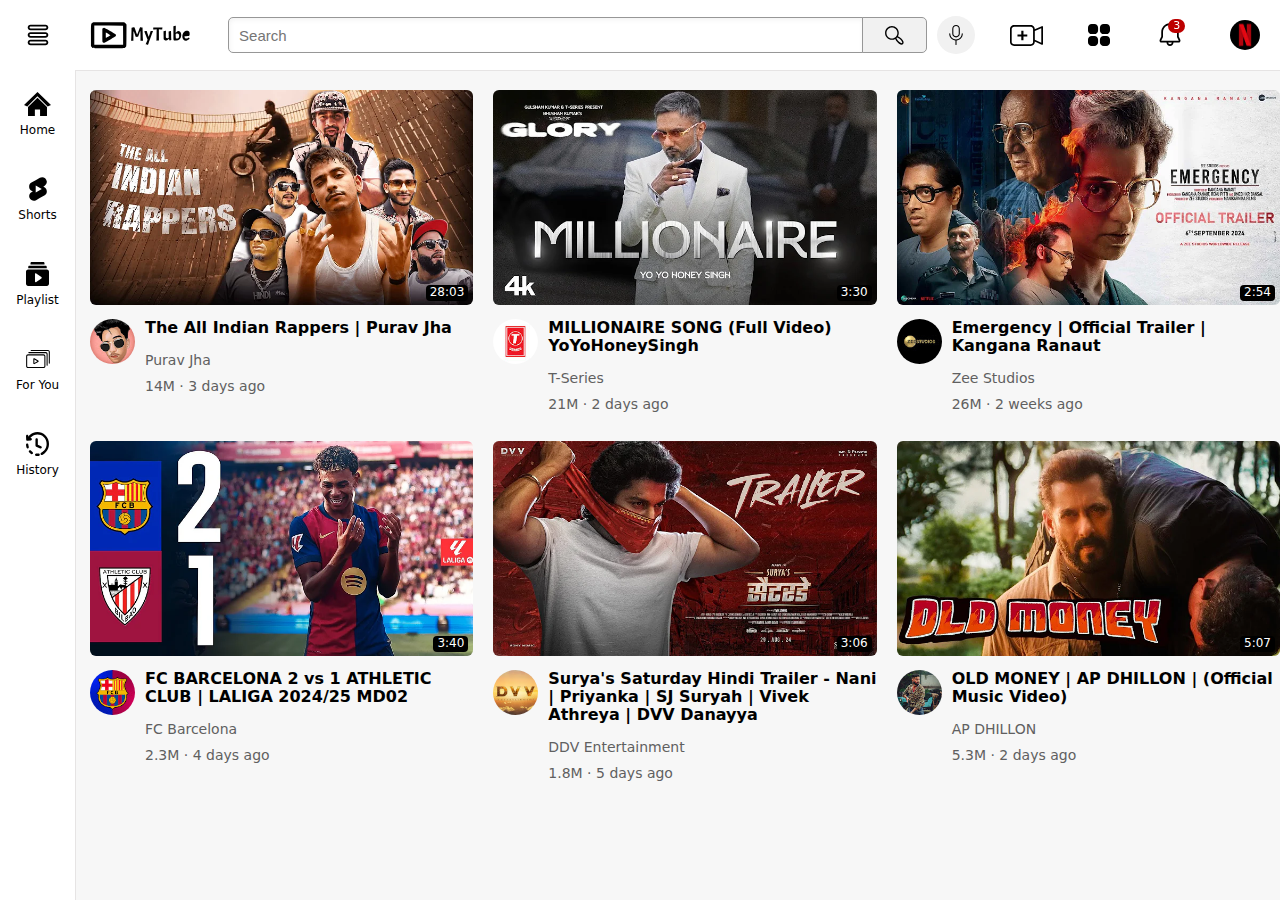
<file: index.html>
<!DOCTYPE html>
<html>
<head>
  <title>MyTube.com</title>
  <link rel="preconnect" href="https://fonts.googleapis.com">
  <link rel="preconnect" href="https://fonts.gstatic.com" 
  crossorigin>
  <link href="https://fonts.googleapis.com/css2?family=Oxygen:wght@300;400;700&display=swap"
  rel="stylesheet">

  <link rel="stylesheet" href="styles/general.css">
  <link rel="stylesheet" href="styles/header.css">
  <link rel="stylesheet" href="styles/video.css">
  <link rel="stylesheet" href="styles/sidebar.css">
</head>

<body>
  <div class="header">
    <div class="left-section">
      <img class="menu"  src="icons/menu.svg">
      <img class="logo" src="icons/logo.svg">
    </div>
    <div class="middle-section">
      <input 
      class="search-bar" 
      type="type" 
      placeholder="Search"
      >
      <button class="search">
        <img  class="search-icon" src="icons/search.svg">
        <div class="tooltips">Search</div>
      </button>
      <button class="mic">
        <img  class="mic-icon" src="icons/microphone-line-icon.svg">
        <div class="tooltips">Voice Search</div>
      </button>
    </div>
    <div class="right-section">
      <div class="upload-icon-container">
        <img class="upload-icon" src="icons/add-video-icon.svg">
        <div class="tooltips">Create</div>

      </div>
      <div class="apps-drawer">
      <img class="youtube-apps-icon" src="icons/apps (1).svg">
      <div class="tooltips">Apps</div>
    </div>
      <div class="notification-icon-container">
        <div class="notifications">
          <img class="notification-icon" src="icons/notification.svg">
          <div class="tooltips">Notifications</div>
        </div>
        
        <div class="notification-count">3</div>
      </div>
      <div class="channel">
        <img class="user-picture" src="profiles/myprofile.jpg">
        <div class="tooltips">Profile</div>
      </div>
      
    </div>
  </div>
  </div>

  <div class="side-bar">
  <div class="sidebar-link">
    <img src="icons/home-icon.svg">
    <div>Home</div>
  </div>
  <div class="sidebar-link">
    <img src="icons/youtube-shorts-logo-15251.svg">
    <div>Shorts</div>
  </div>
  <div class="sidebar-link">
    <img src="icons/video-playlist-icon.svg">
    <div>Playlist</div>
  </div>
  <div class="sidebar-link">
    <img src="icons/youtube-videos-7639.svg">
    <div>For You</div>
  </div>
  <div class="sidebar-link">
    <img src="icons/history-icon.svg">
    <div>History</div>
  </div>
  </div>


<div class="video-grid">
  <div class="video-preview">
    <div class="thumnail-row">
      <a href="https://www.youtube.com/watch?v=VCrNOL5eEws">
        <img class="thumbnail" 
        src="thumbnails/thumbnail-1.webp">
      </a>
      
      <div class="video-time">
        28:03
      </div>
            </div>
  <div class="video-grid-info">
  <div class="channel-profile">
    <img  class="profiles-pic" src="profiles/profile1.jpg">
          </div>
  <div class="video-info">
        <p class="video-title">
          <a class="video-link" href="https://www.youtube.com/watch?v=VCrNOL5eEws">
            The All Indian Rappers | Purav Jha
          </a> 
        </p>
    
        <p class="video-author">
          Purav Jha
        </p>
    
        <p class="video-stats">
          14M &#183 3 days ago
        </p>
    </div>
  </div>
  </div>
  <div class="video-preview">
    <div class="thumnail-row">
      <a href="https://www.youtube.com/watch?v=XO8wew38VM8">
        <img 
        class="thumbnail" 
        src="thumbnails/thumbnail2.webp">
      </a>
      <div class="video-time">
        3:30
      </div>
      </div>

  <div class="video-grid-info">
  <div class="channel-profile">
    <img  class="profiles-pic" src="profiles/profile2.jpg">
      </div>
  <div class="video-info">
        <p class="video-title">
          <a class="video-link" href="https://www.youtube.com/watch?v=XO8wew38VM8">
          MILLIONAIRE SONG (Full Video) YoYoHoneySingh
          </a>
        </p>
        <p class="video-author">
        T-Series
        </p>
        <p class="video-stats">
        21M &#183 2 days ago
        </p>
    </div>
  </div>
</div>
  <div class="video-preview">
    <div class="thumnail-row">
      <a href="https://www.youtube.com/watch?v=sGsF97KTmB4">
        <img class="thumbnail" src="thumbnails/thumbnail-3.webp">
      </a>
      <div class="video-time">
        2:54
      </div>  
      </div>
      <div class="video-grid-info">   
  <div class="channel-profile">
    <img  class="profiles-pic" src="profiles/profile3.jpg">
      </div>       
  <div class="video-info">
        <p class="video-title">
        <a class="video-link" href="https://www.youtube.com/watch?v=sGsF97KTmB4">
          Emergency | Official Trailer | Kangana Ranaut
        </a>
        </p>
        <p class="video-author">
          Zee Studios
        </p>
        <p class="video-stats">
          26M &#183 2 weeks ago
        </p>
      </div>
    </div>
  </div>
  <div class="video-preview">
    <div class="thumnail-row">
      <a href="https://www.youtube.com/watch?v=yx8uMAI3Thk">
        <img class="thumbnail" src="thumbnails/thumbnail-4.webp">
      </a>
      <div class="video-time">
        3:40
      </div>
      </div>
      <div class="video-grid-info">   
  <div class="channel-profile">
    <img  class="profiles-pic" src="profiles/profile4.jpg">
      </div>       
  <div class="video-info">
        <p class="video-title">
          <a class="video-link" href="https://www.youtube.com/watch?v=yx8uMAI3Thk">
            FC BARCELONA 2 vs 1 ATHLETIC CLUB | LALIGA 2024/25 MD02
          </a>
          
        </p>
        <p class="video-author">
        FC Barcelona
        </p>
        <p class="video-stats">
          2.3M &#183 4 days ago
        </p>
      </div>
    </div>
  </div>
  <div class="video-preview">
    <div class="thumnail-row">
      <a href="https://www.youtube.com/watch?v=Z1dS-hHBxJY">
        <img class="thumbnail" src="thumbnails/thumbnail-5.webp">
      </a> 
      <div class="video-time">
        3:06
      </div>
      </div>
      <div class="video-grid-info">    
  <div class="channel-profile">
    <img  class="profiles-pic" src="profiles/profile5.jpg">
      </div>       
  <div class="video-info">
        <p class="video-title">
          <a class="video-link" href="https://www.youtube.com/watch?v=Z1dS-hHBxJY">
          Surya's Saturday Hindi Trailer - Nani | Priyanka 
          | SJ Suryah | Vivek Athreya | DVV Danayya
        </a>
        </p>
        <p class="video-author">
          DDV Entertainment
        </p>
        <p class="video-stats">
          1.8M &#183 5 days ago
        </p>
      </div>
    </div>
  </div>
  <div class="video-preview">
    <div class="thumnail-row">
      <a href="https://www.youtube.com/watch?v=-K-WY0WRT48">
        <img class="thumbnail" src="thumbnails/thumbnail-6.webp">
      </a> 
      <div class="video-time">
        5:07
      </div>
      </div>
      <div class="video-grid-info">    
  <div class="channel-profile">
    <img  class="profiles-pic" src="profiles/profile6.jpg">
      </div>       
  <div class="video-info">
        <p class="video-title">
          <a class="video-link" href="https://www.youtube.com/watch?v=-K-WY0WRT48">
          OLD MONEY | AP DHILLON | (Official Music Video)
        </a>
        </p>
        <p class="video-author">
          AP DHILLON
        </p>
        <p class="video-stats">
          5.3M &#183 2 days ago
        </p>
      </div>
    </div>
    </div>
</div>

</body>
</html>
</file>
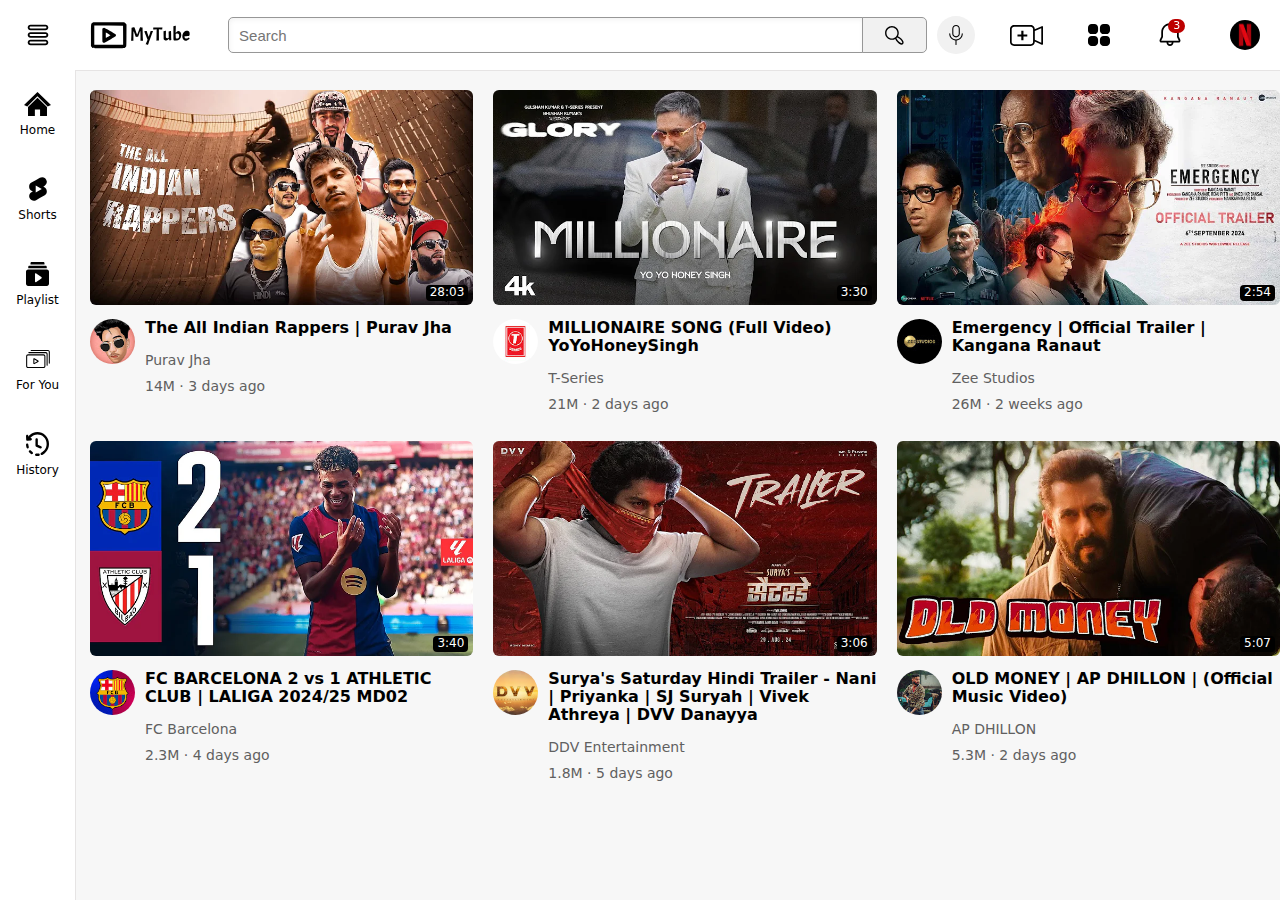
<file: youtube.html>
<!DOCTYPE html>
<html>
<head>
  <title>MyTube.com</title>
  <link rel="preconnect" href="https://fonts.googleapis.com">
  <link rel="preconnect" href="https://fonts.gstatic.com" 
  crossorigin>
  <link href="https://fonts.googleapis.com/css2?family=Oxygen:wght@300;400;700&display=swap"
  rel="stylesheet">

  <link rel="stylesheet" href="styles/general.css">
  <link rel="stylesheet" href="styles/header.css">
  <link rel="stylesheet" href="styles/video.css">
  <link rel="stylesheet" href="styles/sidebar.css">
</head>

<body>
  <div class="header">
    <div class="left-section">
      <img class="menu"  src="icons/menu.svg">
      <img class="logo" src="icons/logo.svg">
    </div>
    <div class="middle-section">
      <input 
      class="search-bar" 
      type="type" 
      placeholder="Search"
      >
      <button class="search">
        <img  class="search-icon" src="icons/search.svg">
        <div class="tooltips">Search</div>
      </button>
      <button class="mic">
        <img  class="mic-icon" src="icons/microphone-line-icon.svg">
        <div class="tooltips">Voice Search</div>
      </button>
    </div>
    <div class="right-section">
      <div class="upload-icon-container">
        <img class="upload-icon" src="icons/add-video-icon.svg">
        <div class="tooltips">Create</div>

      </div>
      <div class="apps-drawer">
      <img class="youtube-apps-icon" src="icons/apps (1).svg">
      <div class="tooltips">Apps</div>
    </div>
      <div class="notification-icon-container">
        <div class="notifications">
          <img class="notification-icon" src="icons/notification.svg">
          <div class="tooltips">Notifications</div>
        </div>
        
        <div class="notification-count">3</div>
      </div>
      <div class="channel">
        <img class="user-picture" src="profiles/myprofile.jpg">
        <div class="tooltips">Profile</div>
      </div>
      
    </div>
  </div>
  </div>

  <div class="side-bar">
  <div class="sidebar-link">
    <img src="icons/home-icon.svg">
    <div>Home</div>
  </div>
  <div class="sidebar-link">
    <img src="icons/youtube-shorts-logo-15251.svg">
    <div>Shorts</div>
  </div>
  <div class="sidebar-link">
    <img src="icons/video-playlist-icon.svg">
    <div>Playlist</div>
  </div>
  <div class="sidebar-link">
    <img src="icons/youtube-videos-7639.svg">
    <div>For You</div>
  </div>
  <div class="sidebar-link">
    <img src="icons/history-icon.svg">
    <div>History</div>
  </div>
  </div>


<div class="video-grid">
  <div class="video-preview">
    <div class="thumnail-row">
      <a href="https://www.youtube.com/watch?v=VCrNOL5eEws">
        <img class="thumbnail" 
        src="thumbnails/thumbnail-1.webp">
      </a>
      
      <div class="video-time">
        28:03
      </div>
            </div>
  <div class="video-grid-info">
  <div class="channel-profile">
    <img  class="profiles-pic" src="profiles/profile1.jpg">
          </div>
  <div class="video-info">
        <p class="video-title">
          <a class="video-link" href="https://www.youtube.com/watch?v=VCrNOL5eEws">
            The All Indian Rappers | Purav Jha
          </a> 
        </p>
    
        <p class="video-author">
          Purav Jha
        </p>
    
        <p class="video-stats">
          14M &#183 3 days ago
        </p>
    </div>
  </div>
  </div>
  <div class="video-preview">
    <div class="thumnail-row">
      <a href="https://www.youtube.com/watch?v=XO8wew38VM8">
        <img 
        class="thumbnail" 
        src="thumbnails/thumbnail2.webp">
      </a>
      <div class="video-time">
        3:30
      </div>
      </div>

  <div class="video-grid-info">
  <div class="channel-profile">
    <img  class="profiles-pic" src="profiles/profile2.jpg">
      </div>
  <div class="video-info">
        <p class="video-title">
          <a class="video-link" href="https://www.youtube.com/watch?v=XO8wew38VM8">
          MILLIONAIRE SONG (Full Video) YoYoHoneySingh
          </a>
        </p>
        <p class="video-author">
        T-Series
        </p>
        <p class="video-stats">
        21M &#183 2 days ago
        </p>
    </div>
  </div>
</div>
  <div class="video-preview">
    <div class="thumnail-row">
      <a href="https://www.youtube.com/watch?v=sGsF97KTmB4">
        <img class="thumbnail" src="thumbnails/thumbnail-3.webp">
      </a>
      <div class="video-time">
        2:54
      </div>  
      </div>
      <div class="video-grid-info">   
  <div class="channel-profile">
    <img  class="profiles-pic" src="profiles/profile3.jpg">
      </div>       
  <div class="video-info">
        <p class="video-title">
        <a class="video-link" href="https://www.youtube.com/watch?v=sGsF97KTmB4">
          Emergency | Official Trailer | Kangana Ranaut
        </a>
        </p>
        <p class="video-author">
          Zee Studios
        </p>
        <p class="video-stats">
          26M &#183 2 weeks ago
        </p>
      </div>
    </div>
  </div>
  <div class="video-preview">
    <div class="thumnail-row">
      <a href="https://www.youtube.com/watch?v=yx8uMAI3Thk">
        <img class="thumbnail" src="thumbnails/thumbnail-4.webp">
      </a>
      <div class="video-time">
        3:40
      </div>
      </div>
      <div class="video-grid-info">   
  <div class="channel-profile">
    <img  class="profiles-pic" src="profiles/profile4.jpg">
      </div>       
  <div class="video-info">
        <p class="video-title">
          <a class="video-link" href="https://www.youtube.com/watch?v=yx8uMAI3Thk">
            FC BARCELONA 2 vs 1 ATHLETIC CLUB | LALIGA 2024/25 MD02
          </a>
          
        </p>
        <p class="video-author">
        FC Barcelona
        </p>
        <p class="video-stats">
          2.3M &#183 4 days ago
        </p>
      </div>
    </div>
  </div>
  <div class="video-preview">
    <div class="thumnail-row">
      <a href="https://www.youtube.com/watch?v=Z1dS-hHBxJY">
        <img class="thumbnail" src="thumbnails/thumbnail-5.webp">
      </a> 
      <div class="video-time">
        3:06
      </div>
      </div>
      <div class="video-grid-info">    
  <div class="channel-profile">
    <img  class="profiles-pic" src="profiles/profile5.jpg">
      </div>       
  <div class="video-info">
        <p class="video-title">
          <a class="video-link" href="https://www.youtube.com/watch?v=Z1dS-hHBxJY">
          Surya's Saturday Hindi Trailer - Nani | Priyanka 
          | SJ Suryah | Vivek Athreya | DVV Danayya
        </a>
        </p>
        <p class="video-author">
          DDV Entertainment
        </p>
        <p class="video-stats">
          1.8M &#183 5 days ago
        </p>
      </div>
    </div>
  </div>
  <div class="video-preview">
    <div class="thumnail-row">
      <a href="https://www.youtube.com/watch?v=-K-WY0WRT48">
        <img class="thumbnail" src="thumbnails/thumbnail-6.webp">
      </a> 
      <div class="video-time">
        5:07
      </div>
      </div>
      <div class="video-grid-info">    
  <div class="channel-profile">
    <img  class="profiles-pic" src="profiles/profile6.jpg">
      </div>       
  <div class="video-info">
        <p class="video-title">
          <a class="video-link" href="https://www.youtube.com/watch?v=-K-WY0WRT48">
          OLD MONEY | AP DHILLON | (Official Music Video)
        </a>
        </p>
        <p class="video-author">
          AP DHILLON
        </p>
        <p class="video-stats">
          5.3M &#183 2 days ago
        </p>
      </div>
    </div>
    </div>
</div>

</body>
</html>
</file>
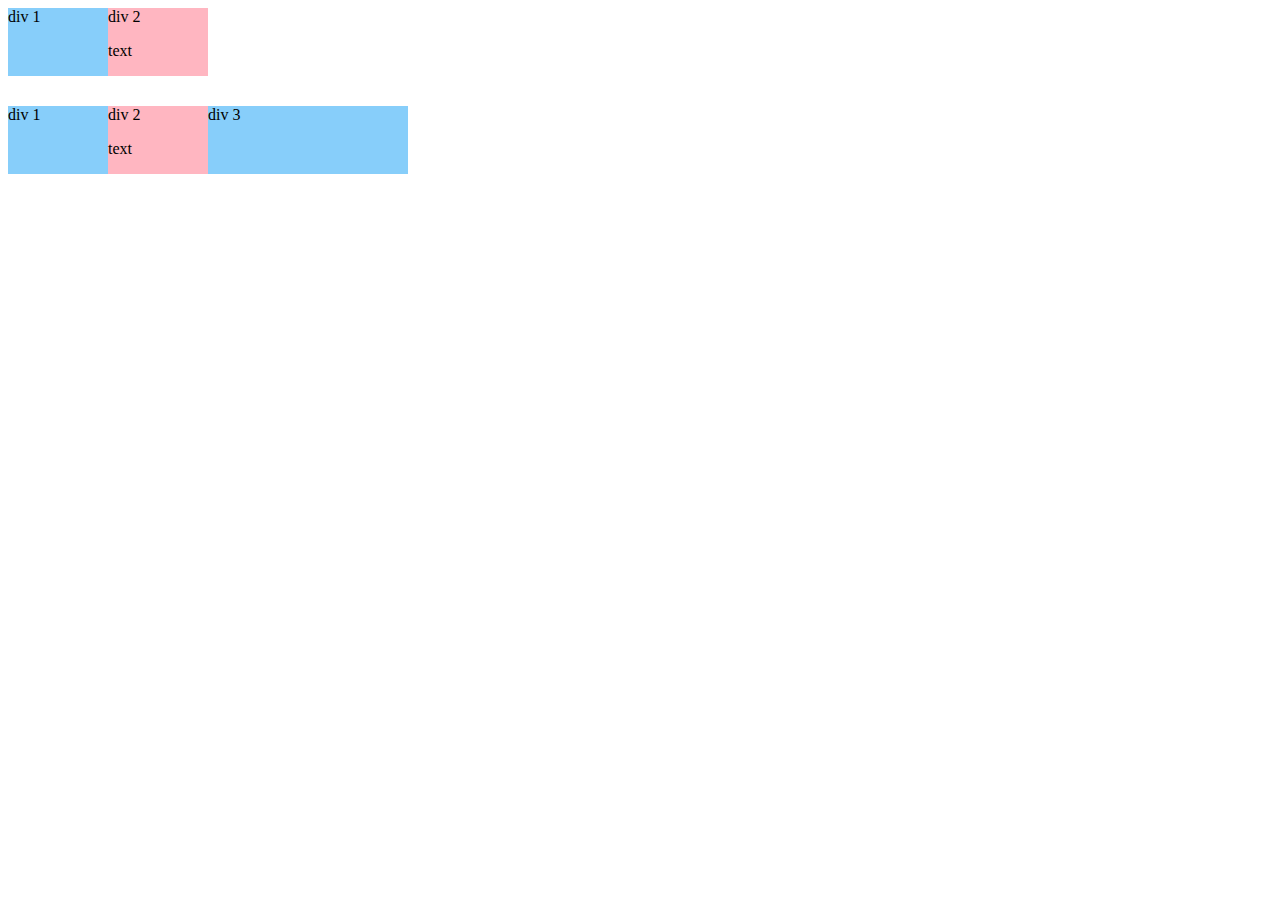
<file: intro-to-html/grid.html>
<!DOCTYPE html>
<html>
  <head>
<title>Grid practice</title>
  </head>
  <body>
    <div style="
      display: grid;
      grid-template-columns: 100px 100px 200px;">
      <div style="background-color: lightskyblue;">div 1</div>
      <div style="background-color: lightpink;">div 2<p>text</p></div>
    </div>

    <div style="
      margin-top: 30px;
      display: grid;
      grid-template-columns: 100px 100px 200px;"
      >
      <div style="background-color: lightskyblue;">div 1</div>
      <div style="background-color: lightpink;">div 2<p>text</p></div>
      <div style="background-color: lightskyblue;">div 3</div>
    </div>
  </body>
</html>
</file>
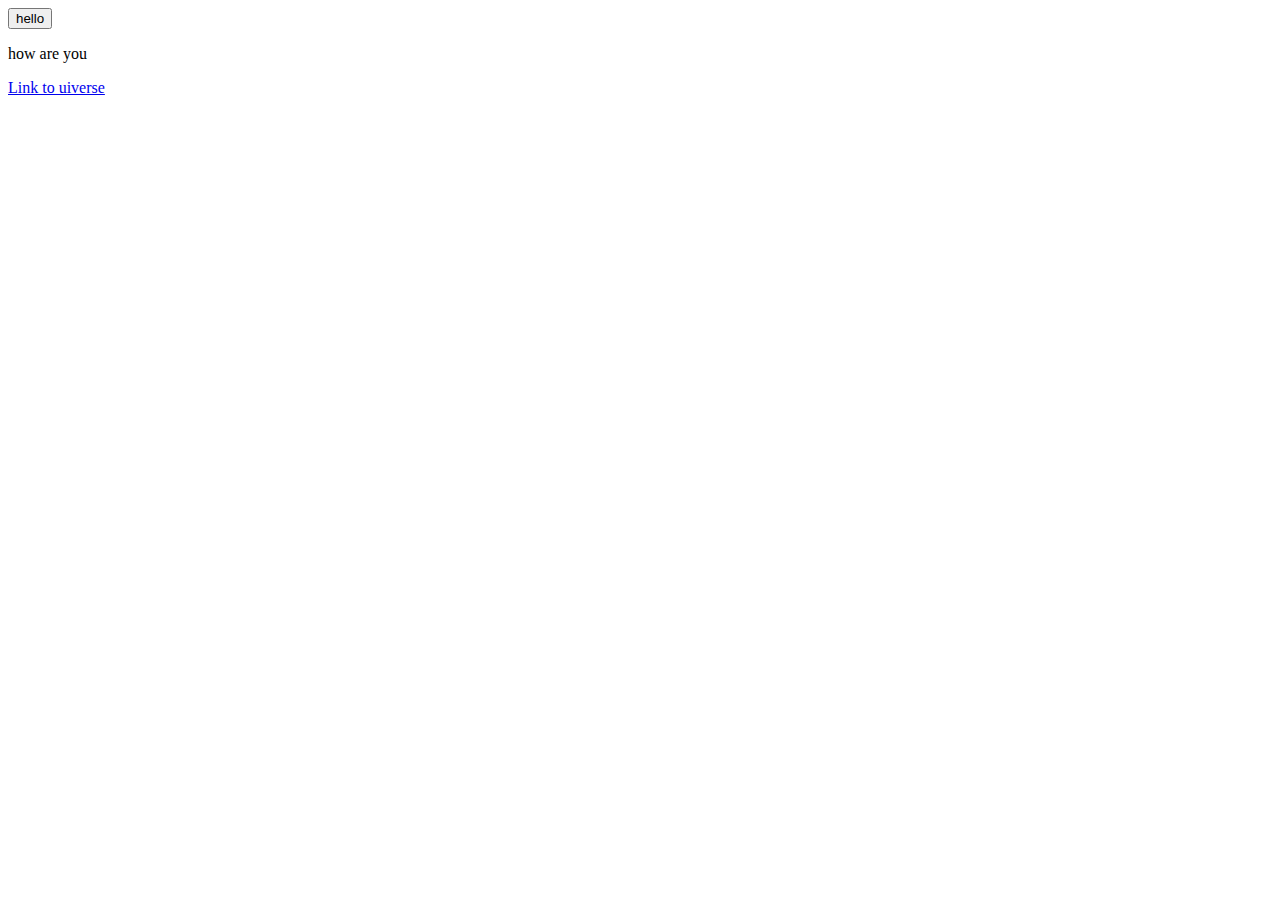
<file: intro-to-html/website.html>
<!DOCTYPE html>
<html>
<head>
<title>
  First Website 
</title>
</head>
<body>
  <button>
    hello
   </button>
   <p>
    how are you 
   </p>
   <a
    href="https://uiverse.io/Mike11jr/soft-mayfly-11" target="_blank">
    Link to uiverse</a>
   
</body>

</html>
</file>
<file: styles/general.css>
p {
  margin-top: 0;
  margin-bottom: 0;
}

body {
  font-family: system-ui, -apple-system, 
  BlinkMacSystemFont, 'Segoe UI', 
  Roboto, Oxygen, Ubuntu, Cantarell, 
  'Open Sans', 'Helvetica Neue', sans-serif;
  margin: 0;
  padding-top: 90px;
  padding-left: 90px;
  background-color: rgb(247, 247, 247);
}
</file>
<file: styles/header.css>
.header {
  height: 70px;
  display: flex;
  flex-direction: row;
  justify-content: space-between;
  position: fixed;
  top: 0;
  right: 0;
  left: 0;
  z-index: 100;
  background-color: white;
  border-bottom-width: 1px;
  border-bottom-style: solid;
  border-bottom-color: rgb(230, 228, 228);
}

.left-section {
  display: flex;
  align-items: center;
}

.menu {
  height: 30px;
  margin-left: 20px;
  margin-right: 30px;
  padding-left: 3px;
}

.logo {
  height: 45px;
}
.middle-section {
  flex: 1;
  margin-left: 30px;
  margin-right: 35px;
  max-width: 1000px;
  display: flex;
  align-items: center;
}

.search-bar {
  flex: 1;
  height: 32px;
  padding-left: 10px;
  font-size: 15px;
  border: 1px solid rgb(151, 151, 151);
  border-top-left-radius: 5px;
  border-bottom-left-radius: 5px;
  box-shadow: inset 1px 2px 5px rgba(0, 0, 0, 0.05);
  width: 0;
}

.search-icon {
  height: 22px;
  width: 32px;
  margin-left: -1px;

}

.search {
  height: 36px;
  width: 65px;
  border-color: rgb(151, 151, 151);
  border-width: 1px;
  border-style: solid;
  margin-left: -1px;
  margin-right: 10px;
  background-color: rgb(241, 241, 241);
  border-top-right-radius: 5px;
  border-bottom-right-radius: 5px;

}

.search , .mic,
.upload-icon-container,
.apps-drawer,
.notifications,
.channel {
  position: relative;
  display: flex;
  justify-content: center;
  align-items: center;
}


.search .tooltips, 
.mic .tooltips,
.upload-icon-container .tooltips,
.apps-drawer .tooltips,
.notifications .tooltips,
.channel .tooltips  {
  position: absolute;
  background-color: gray;
  color: white;
  padding-top: 3px;
  padding-bottom: 3px;
  padding-left: 8px;
  padding-right: 8px;
  border-radius: 2px;
  font-size: 12px;
  bottom: -35px;
  opacity: 0;
  pointer-events: none;
  white-space: nowrap;
}

.search:hover .tooltips ,
.mic:hover .tooltips,
.upload-icon-container:hover .tooltips,
.apps-drawer:hover .tooltips,
.notifications:hover .tooltips,
.channel:hover .tooltips
{
  opacity : 1;
}

.mic-icon {
  height: 20px;
  width: 20px;


}

.mic {
  height: 38px;
  width: 38px;
  border-radius: 19px;
  border: none;
  background-color: rgb(241, 241, 241);

}

.right-section {
  width: 250px;
  display: flex;
  align-items: center;
  justify-content: space-between;
  margin-right: 20px;
  flex-shrink: 0;
}

.upload-icon {
  height: 21px;

}

.youtube-apps-icon {
  height: 22px;

}


.notification-icon {
  height: 28px;
}

.notification-icon-container {
  position: relative;
}

.notification-count {
  position: absolute;
  top: -2px;
  right: -1px;
  background-color: rgb(189, 0, 0);
  color: white;
  font-size: 11px;
  border-radius: 12px;
  padding-left: 5px;
  padding-right: 5px;
  padding-bottom: 1px;
  padding-top: 0px;
}

.user-picture {
  height: 30px;
  border-radius: 15px;
}
</file>
<file: styles/video.css>
.thumbnail {
width: 100%;
height: 100%;
object-fit: cover;
border-radius: 6px;

}

.video-title {
margin-top: 0;
font-weight: 650;
line-height: 18px;
margin-bottom: 15px;
margin-right: 0px;
}

.video-link {
    text-decoration: none;
    text-decoration-thickness: initial;
    text-decoration-style: initial;
    text-decoration-color: initial;
  color: black;
}

.video-grid-info {
display: grid;
grid-template-columns: 55px 1fr;
}

.profiles-pic {
width: 45px;
border-radius: 50px;

}

.thumnail-row {
margin-bottom: 10px;
position: relative;
}

.video-author,
.video-stats {
font-size: 14px;
color: rgb(96, 96, 96);
}

.video-author {
margin-bottom: 10px;
}

.video-grid {
display: grid;
grid-template-columns: 1fr 1fr 1fr;
column-gap: 20px;
row-gap: 14px;
}

@media (max-width: 1000px) {
  .video-grid {
  grid-template-columns: 1fr 1fr;}
}

@media (min-width: 999px) and (max-width:1599px)
{
  .video-grid {
    grid-template-columns: 1fr 1fr 1fr ;
  }
}

@media (min-width: 1600px) {
  .video-grid {
    grid-template-columns: 1fr 1fr 1fr 1fr;
  }
}

.video-time {
  position: absolute;
  right: 5px;
  bottom: 8px;
  background-color: black;
  color: white;
  font-size: 12px;
  font-weight: 500;
  padding: 0px 4px 2px 4px;
  border-radius: 4px;
}

.video-stats {
  margin-bottom: 15px;
}

.channel-profile {
  padding-right: 8px;
}
</file>
<file: styles/sidebar.css>
.side-bar {
  position: fixed;
  left: 0;
  bottom: 0;
  top: 70px;
  background-color: white;
  width: 75px;
  border-right-width: 1px;
  border-right-style: solid;
  border-right-color: rgb(230, 228, 228);
  z-index: 200;
  padding-top: 7px;
  cursor: pointer;
}

.sidebar-link {
  height: 75px;
  margin-bottom: 10px;
  display: flex;
  justify-content: center;
  align-items: center;
  flex-direction: column;
}

.sidebar-link:hover {
  background-color: lightgray;
}

.sidebar-link img {
  height: 24px;
  margin-bottom: 7px;
}

.sidebar-link div {
  font-size: 12px;
}
</file>
